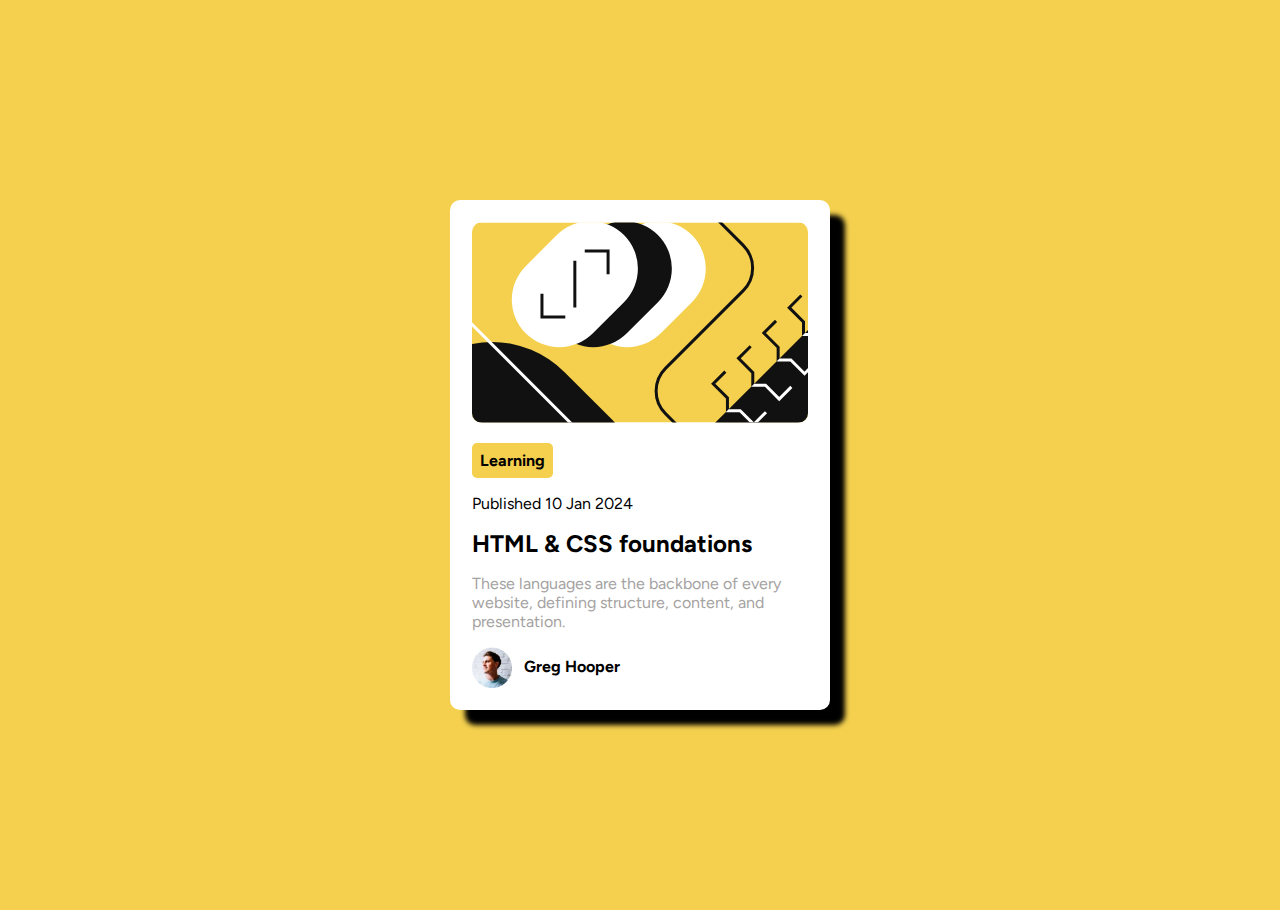
<file: 01_blog-preview-card-main/index.html>
<!DOCTYPE html>
<html lang="en">
<head>
    <meta charset="UTF-8">
    <meta name="viewport" content="width=device-width, initial-scale=1.0">
    <title>Blog Preview Card Main</title>
    <link rel="stylesheet" href="css/style.css">
</head>
<body>
    <div class="card">
        <img class="img-article" src="assets/images/illustration-article.svg" alt="">

        <p><span class="learning">Learning</span></p>
        <p class="date-published">Published 10 Jan 2024</p>


        <h2>HTML & CSS foundations</h2>

        <p class="main-text">These languages are the backbone of every website, defining structure, content, and presentation.</p>

        <img class="img-avatar" src="assets/images/image-avatar.webp" alt="">
        <p class="greg">Greg Hooper</p>
    </div>
    
</body>
</html>
</file>
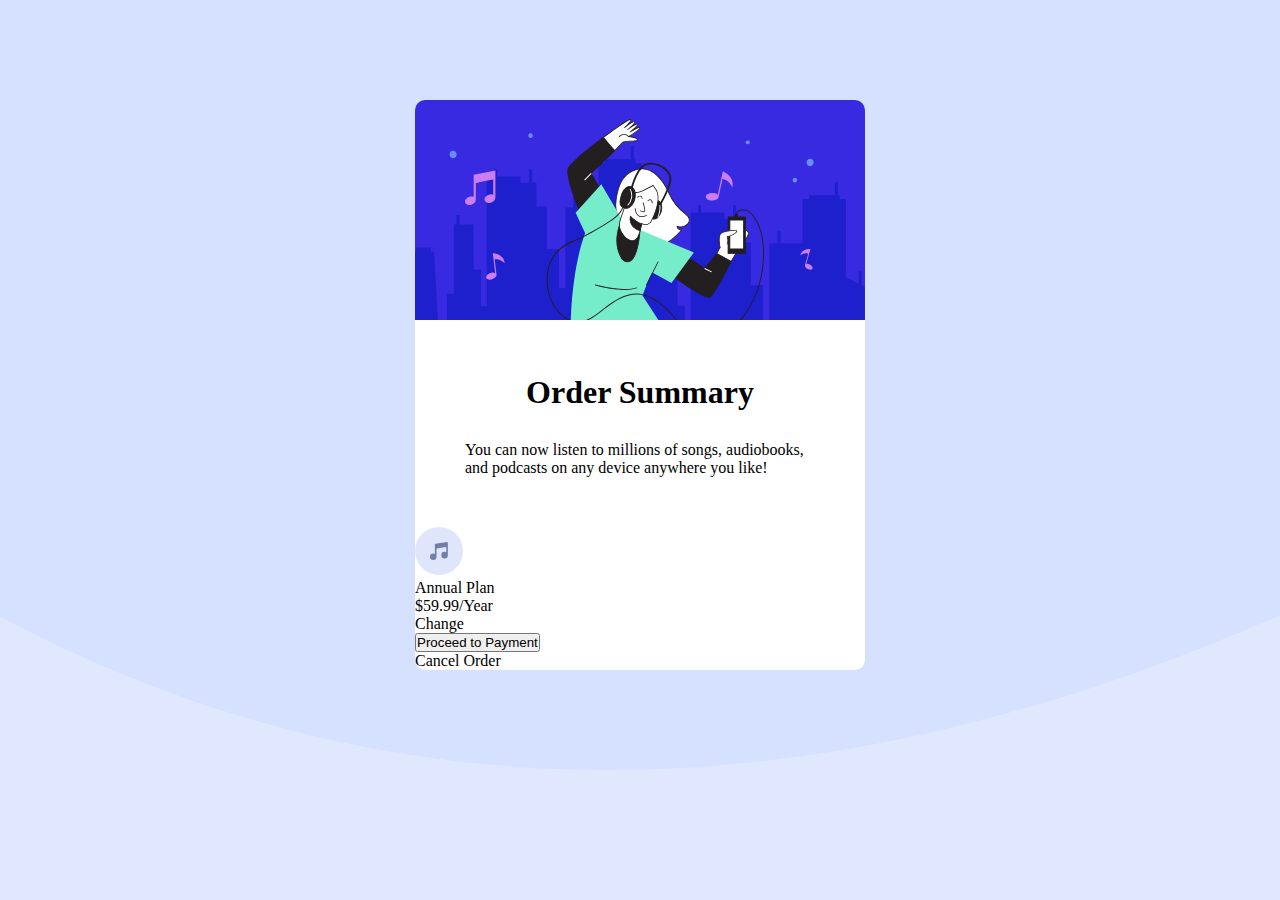
<file: 02_order-summary-component-main/index.html>
<!DOCTYPE html>
<html lang="en">
<head>
    <meta charset="UTF-8">
    <meta name="viewport" content="width=device-width, initial-scale=1.0">
    <title>Order Summary Component Main</title>
    <link rel="stylesheet" href="css/style.css">
</head>
<body>
    <div class="container">
        <img src="images/illustration-hero.svg" alt="" class="img-hero">

        <div class="order-summary">
            <h1>Order Summary</h1>
            <p>You can now listen to millions of songs, audiobooks,
            and podcasts on any device anywhere you like!</p>
        </div>

         <div class="annual-plan">
            <img src="images/icon-music.svg" alt="">

            <p>Annual Plan</p>
            <p>$59.99/Year</p>
            <p>Change</p>
         </div>

         <button>Proceed to Payment</button>

         <p>Cancel Order</p>


    </div>
</body>
</html>
</file>
<file: 01_blog-preview-card-main/css/style.css>
/* Importing Google Fonts */
  @import url('https://fonts.googleapis.com/css2?family=Figtree:wght@600;800&display=swap');

/* Global configuration */
* {
    margin: 0;
    padding: 0;
    box-sizing: border-box;
}


/* Styling the body */
body {
    background-color: #F4D04E;
    font-family: 'Figtree', sans-serif;;
}


/* Styling the DIV card */
.card {
    background-color: #fff;
    max-width: 380px;
    margin: 200px auto;
    padding: 1.4rem;
    border-radius: 10px;
    box-shadow: 15px 15px 5px #000000;
}


/* Styling the image */
.img-article {
    border-radius: 10px;
}


/* Styling Learning Text */
.learning {
    background-color: #F4D04E;
    display: inline-block;
    margin: 1rem 0;
    padding: 0.5rem;
    font-weight: bold;
    border-radius: 5px;
}


/* Styling Date Published */
.date-published {
    margin-bottom: 1rem;
}


/* Styling H2 */
h2 {
    margin: 1rem 0;
}

h2:hover {
    color: #F4D04E;
    cursor: pointer;
}


/* Styling Main Text */
.main-text {
    margin: 1rem 0;
    color: #a5a2a2;
}


/* Styling Avatar image */
.img-avatar {
    width: 40px;
    display: inline-block;
    vertical-align: middle;
}


/* Styling avatar name */
.greg {
    display: inline-block;
    margin-left: 0.5rem;
    font-weight: bold;
}
</file>
<file: 02_order-summary-component-main/css/style.css>
/* Configuracao Global */
* {
    margin: 0;
    padding: 0;
    box-sizing: border-box;
}


/* Configuracao do Body */
body {
    background-image: url(../images/pattern-background-desktop.svg);
    background-repeat: no-repeat;
    background-size: cover;
    background-color: hsl(225, 100%, 94%);
}


/* Configurando a div container */
.container {
    max-width: 450px;
    margin: 100px auto;
    background-color: #FFFFFF;
    border-radius: 10px;
}


/* Configurando a imagem Hero */
.img-hero {
    border-radius: 10px 10px 0 0 ;
}

/* Configuracao da div Order Summary */
div.order-summary {
    padding: 50px;
}

h1 {
    text-align: center;
    padding-bottom: 30px;
}
</file>
